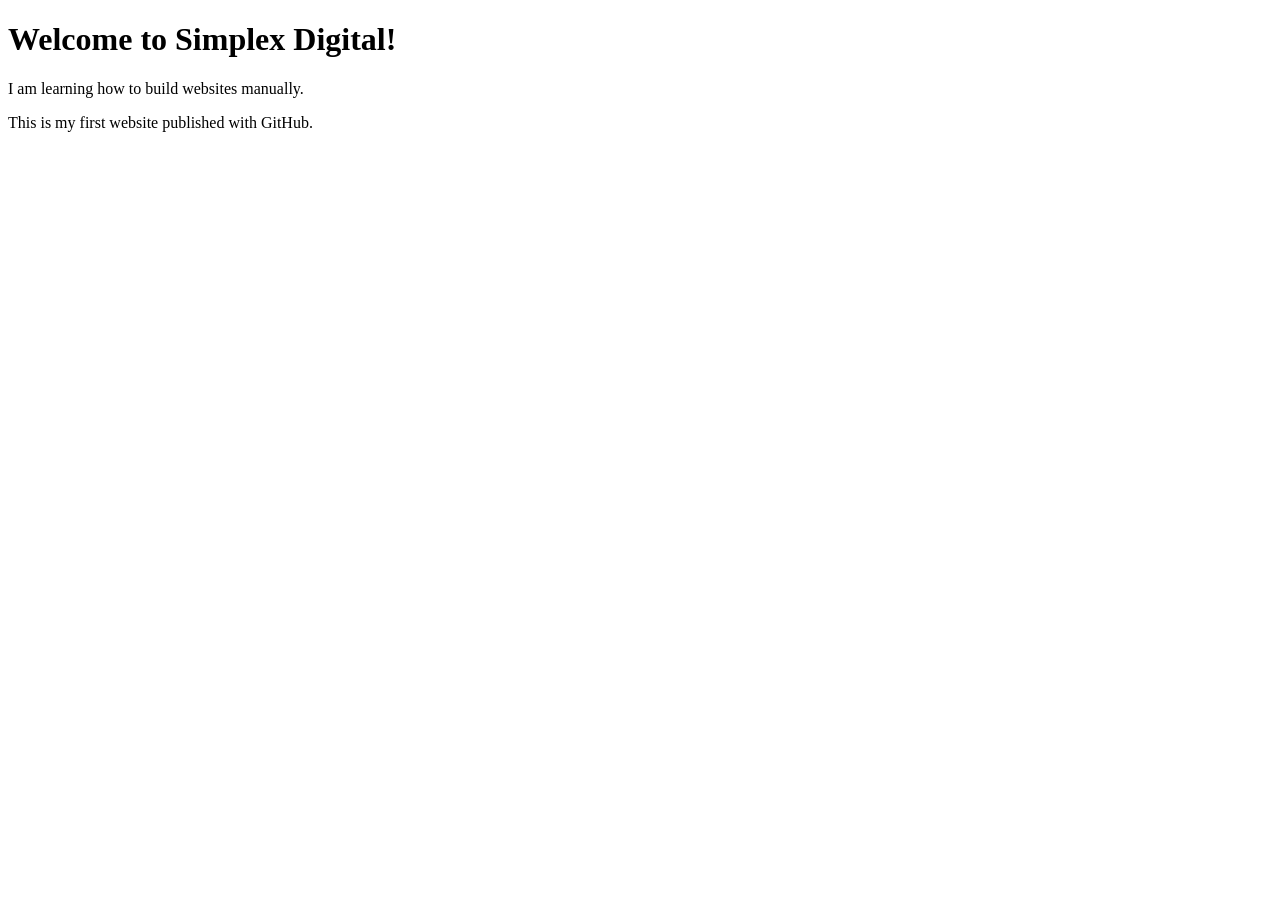
<file: Index.html>
<!DOCTYPE html>
<html lang="en">
<head>
  <meta charset="UTF-8">
  <meta name="viewport" content="width=device-width, initial-scale=1.0">
  <title>Simplex Digital</title>
</head>
<body>
  <h1>Welcome to Simplex Digital!</h1>

  <p>I am learning how to build websites manually.</p>

  <p>This is my first website published with GitHub.</p>
</body>
</html>
</file>
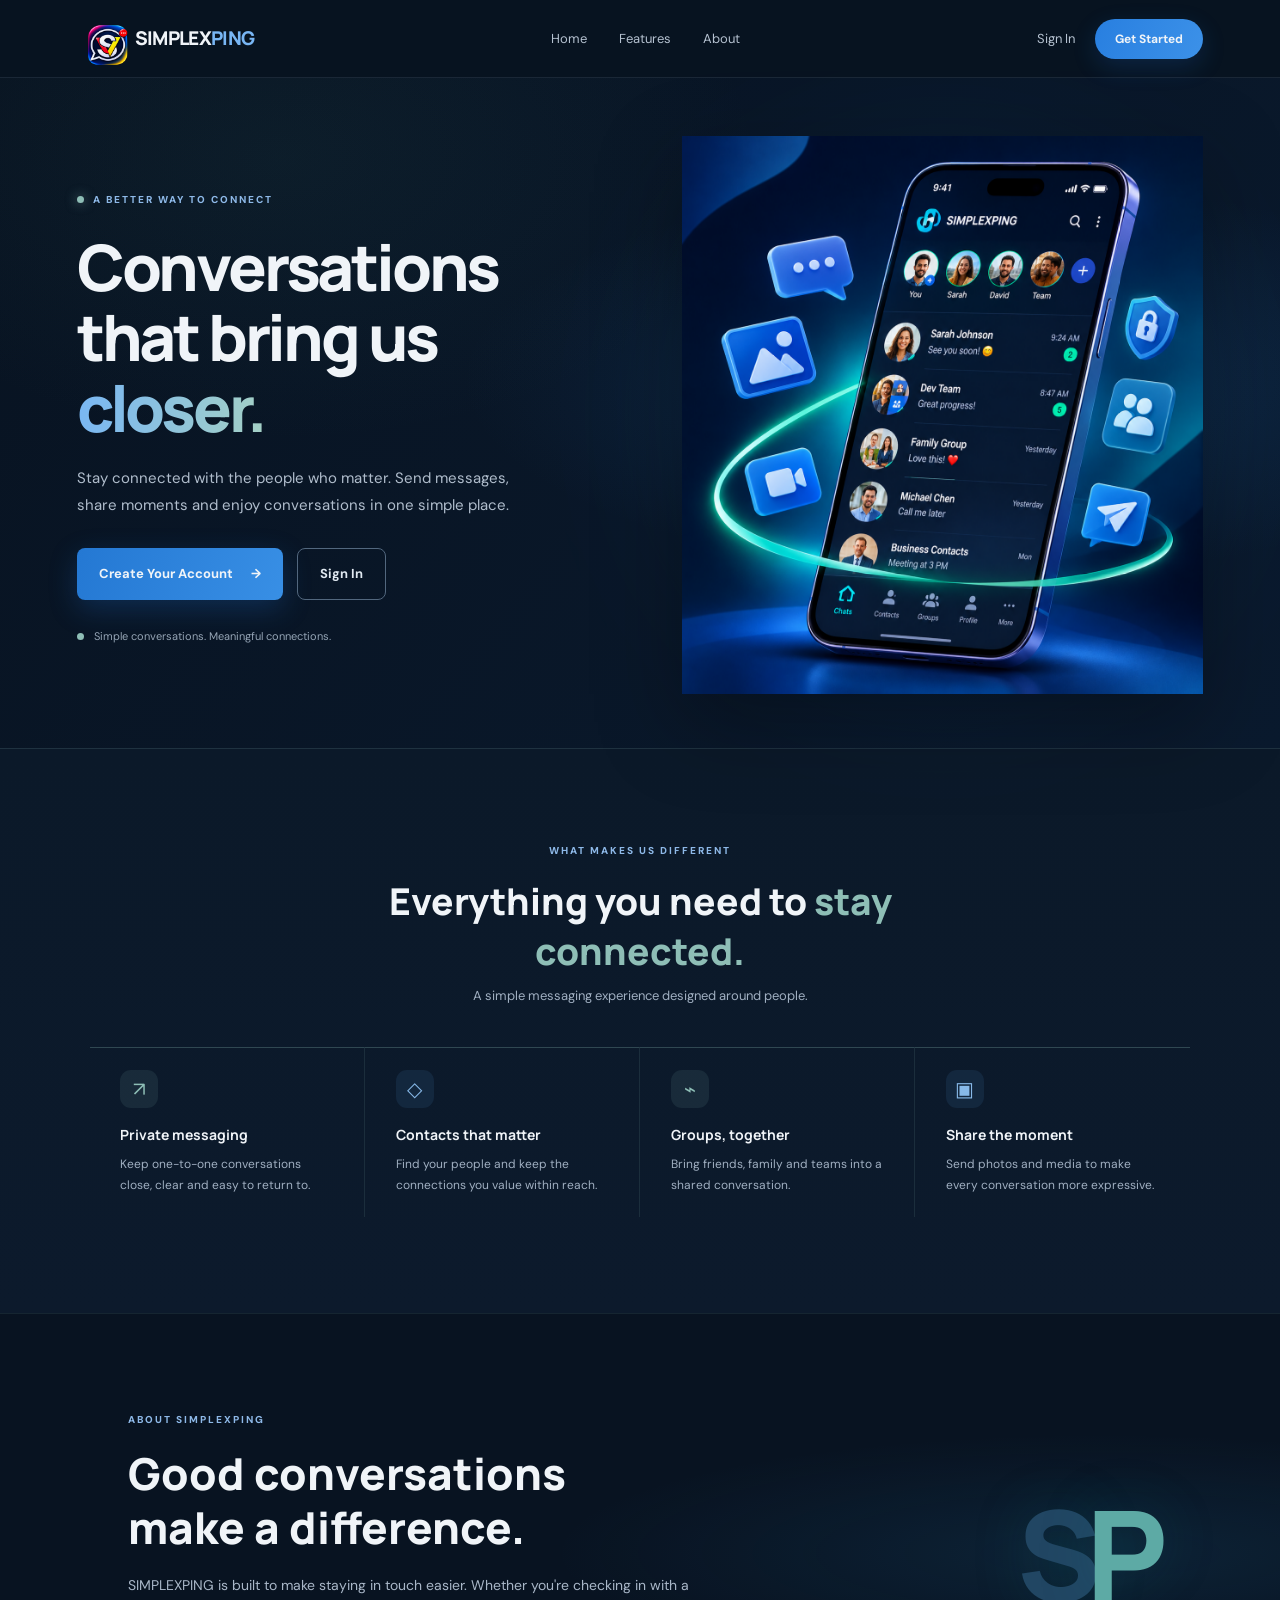
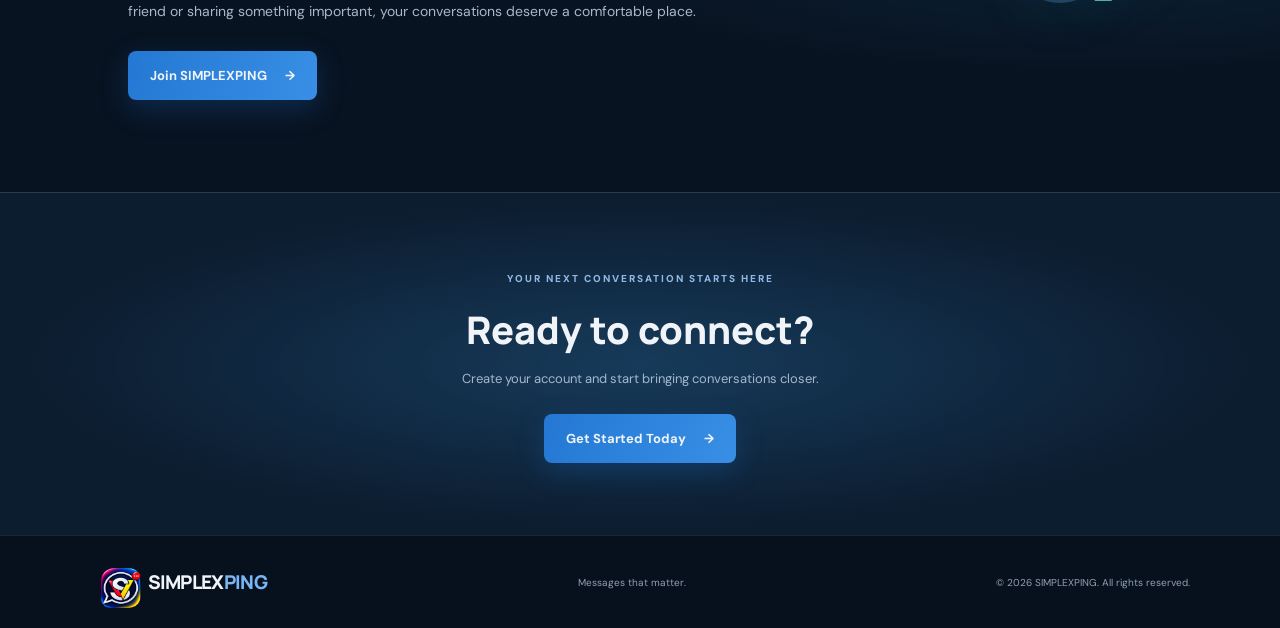
<file: index.html>
<!DOCTYPE html>
<html lang="en">
<head>
  <meta charset="UTF-8">
  <meta name="viewport" content="width=device-width, initial-scale=1.0">
  <meta name="description" content="SIMPLEXPING brings you closer to the people who matter through simple messaging.">
  <link rel="manifest" href="/Simplex-digital/manifest.webmanifest">
  <meta name="theme-color" content="#0B1424">
  <title>SIMPLEXPING — Messages That Matter</title>
  <link rel="stylesheet" href="landing.css">
  <link rel="preconnect" href="https://fonts.googleapis.com">
  <link href="https://fonts.googleapis.com/css2?family=DM+Sans:wght@400;500;600;700;800&family=Manrope:wght@400;500;600;700;800&display=swap" rel="stylesheet">
</head>
<body>

<header class="header">
  <a href="index.html" class="brand">
    <span class="brand-icon"><img class="brand-logo" src="images/icon-192.png" alt=""></span>
    <span>SIMPLEX<span class="blue-text">PING</span></span>
  </a>

  <nav class="nav">
    <a href="#home">Home</a>
    <a href="#features">Features</a>
    <a href="#about">About</a>
  </nav>

  <div class="header-actions">
    <a href="login.html" class="login-link">Sign In</a>
    <a href="register.html" class="small-cta">Get Started</a>
  </div>
</header>

<main>
  <section class="hero" id="home">
    <div class="hero-copy">
      <div class="eyebrow"><span></span> A BETTER WAY TO CONNECT</div>

      <h1>Conversations<br>
        that bring us <span>closer.</span>
      </h1>

      <p class="hero-description">
        Stay connected with the people who matter.
        Send messages, share moments and enjoy
        conversations in one simple place.
      </p>

      <div class="hero-actions">
        <a href="register.html" class="primary-btn">Create Your Account <span>→</span></a>
        <a href="login.html" class="secondary-btn">Sign In</a>
      </div>

      <div class="trust-line">
        <span class="trust-dot"></span>
        Simple conversations. Meaningful connections.
      </div>
    </div>

    <div class="hero-visual">
      <div class="glow"></div>
      <img class="hero-phone" src="images/landing-hero-phone.png" alt="SIMPLEXPING on a smartphone, with messaging, contacts, groups and media features">
    </div>
  </section>

  <section class="features" id="features">
    <div class="section-heading">
      <span class="eyebrow">WHAT MAKES US DIFFERENT</span>
      <h2>Everything you need to <span>stay connected.</span></h2>
      <p>A simple messaging experience designed around people.</p>
    </div>

    <div class="feature-grid">
      <article class="feature-card">
        <div class="feature-icon">↗</div>
        <h3>Private messaging</h3>
        <p>Keep one-to-one conversations close, clear and easy to return to.</p>
      </article>

      <article class="feature-card">
        <div class="feature-icon">◇</div>
        <h3>Contacts that matter</h3>
        <p>Find your people and keep the connections you value within reach.</p>
      </article>

      <article class="feature-card">
        <div class="feature-icon">⌁</div>
        <h3>Groups, together</h3>
        <p>Bring friends, family and teams into a shared conversation.</p>
      </article>

      <article class="feature-card">
        <div class="feature-icon">▣</div>
        <h3>Share the moment</h3>
        <p>Send photos and media to make every conversation more expressive.</p>
      </article>
    </div>
  </section>

  <section class="about" id="about">
    <div class="about-content">
      <span class="eyebrow">ABOUT SIMPLEXPING</span>
      <h2>Good conversations<br>make a difference.</h2>
      <p>
        SIMPLEXPING is built to make staying in touch easier.
        Whether you're checking in with a friend or sharing
        something important, your conversations deserve a
        comfortable place.
      </p>
      <a href="register.html" class="primary-btn">Join SIMPLEXPING <span>→</span></a>
    </div>
    <div class="about-symbol">S<span>P</span></div>
  </section>

  <section class="final-cta">
    <span class="eyebrow">YOUR NEXT CONVERSATION STARTS HERE</span>
    <h2>Ready to connect?</h2>
    <p>Create your account and start bringing conversations closer.</p>
    <a href="register.html" class="primary-btn">Get Started Today <span>→</span></a>
  </section>
</main>

<footer class="footer">
  <a href="#home" class="brand">
    <span class="brand-icon"><img class="brand-logo" src="images/icon-192.png" alt=""></span>
    <span>SIMPLEX<span class="blue-text">PING</span></span>
  </a>
  <p>Messages that matter.</p>
  <small>© 2026 SIMPLEXPING. All rights reserved.</small>
</footer>

</body>
          </html>
</file>
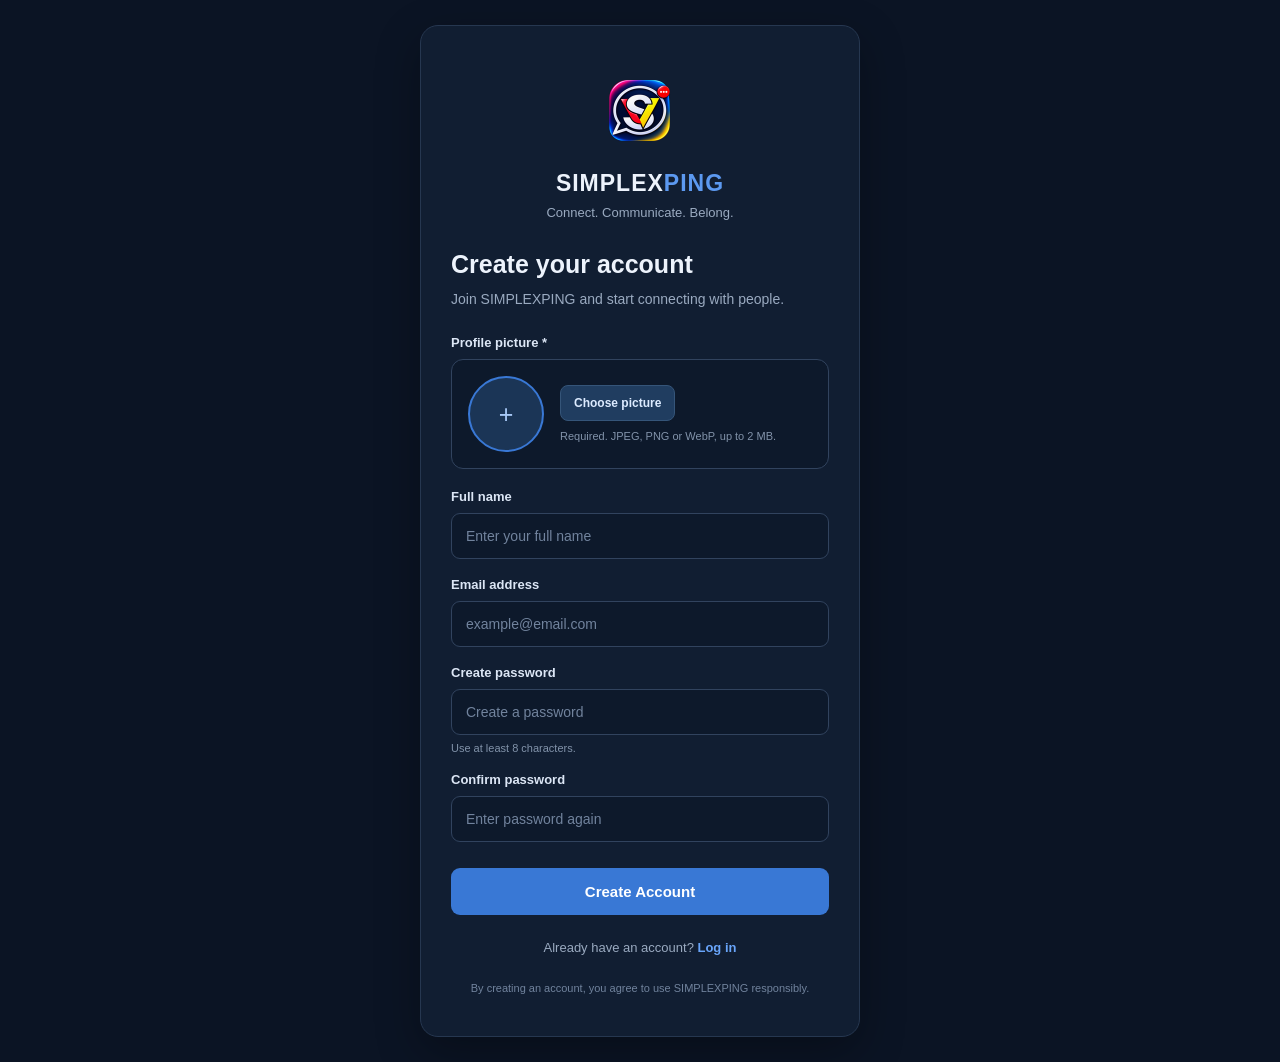
<file: register.html>
<!DOCTYPE html>
<html lang="en">
<head>
<meta charset="UTF-8">
<meta name="viewport" content="width=device-width, initial-scale=1.0">
<link rel="manifest" href="/Simplex-digital/manifest.webmanifest">
<meta name="theme-color" content="#0B1424">
<title>Create Account | SIMPLEXPING</title>

<style>
* {
  margin: 0;
  padding: 0;
  box-sizing: border-box;
  font-family: Arial, sans-serif;
}

body {
  min-height: 100vh;
  background: #0B1424;
  color: #EDF3FC;
  display: flex;
  align-items: center;
  justify-content: center;
  padding: 25px 15px;
}

.container {
  width: 100%;
  max-width: 440px;
  background: #111E32;
  padding: 38px 30px;
  border: 1px solid #263750;
  border-radius: 18px;
  box-shadow: 0 15px 45px rgba(0,0,0,.3);
}

.logo {
  text-align: center;
  margin-bottom: 30px;
}

.logo-mark {
  width: 96px;
  height: 96px;
  margin: 0 auto 10px;
  display: flex;
  align-items: center;
  justify-content: center;
  background: transparent;
}

.logo-mark .brand-logo {
  display: block;
  width: 96px;
  height: 96px;
  object-fit: contain;
}

.logo h2 {
  font-size: 23px;
  letter-spacing: 1px;
}

.logo h2 span {
  color: #5C99F0;
}

.logo p {
  color: #9AAAC0;
  font-size: 13px;
  margin-top: 8px;
}

h1 {
  font-size: 25px;
  margin-bottom: 9px;
}

.subtitle {
  color: #9AAAC0;
  font-size: 14px;
  line-height: 1.6;
  margin-bottom: 25px;
}

.form-group {
  margin-bottom: 18px;
}

label {
  display: block;
  margin-bottom: 9px;
  font-size: 13px;
  font-weight: bold;
  color: #DCE6F5;
}

input {
  width: 100%;
  padding: 14px;
  border: 1px solid #31435E;
  border-radius: 9px;
  outline: none;
  background: #0D192B;
  color: white;
  font-size: 14px;
}

input:focus {
  border-color: #3978D5;
  box-shadow: 0 0 0 3px rgba(57,120,213,.12);
}

input::placeholder {
  color: #71839D;
}

.picture-group {
  margin-bottom: 20px;
}

.picture-upload {
  display: flex;
  align-items: center;
  gap: 16px;
  padding: 16px;
  border: 1px solid #31435E;
  border-radius: 12px;
  background: #0D192B;
}

.picture-preview {
  width: 76px;
  height: 76px;
  flex: 0 0 76px;
  display: grid;
  place-items: center;
  overflow: hidden;
  border: 2px solid #3978D5;
  border-radius: 50%;
  background: #1B3556;
  color: #A8C9F7;
  font-size: 25px;
}

.picture-preview img {
  width: 100%;
  height: 100%;
  object-fit: cover;
}

.picture-details {
  min-width: 0;
}

.picture-button {
  padding: 10px 13px;
  border: 1px solid #355579;
  border-radius: 8px;
  background: #203D60;
  color: #DCEBFF;
  font-size: 12px;
  font-weight: bold;
  cursor: pointer;
}

.picture-button:hover {
  background: #315782;
}

.picture-help {
  margin-top: 7px;
  color: #8293AA;
  font-size: 11px;
  line-height: 1.5;
}

#pictureInput {
  position: absolute;
  width: 1px;
  height: 1px;
  overflow: hidden;
  clip: rect(0, 0, 0, 0);
  white-space: nowrap;
  clip-path: inset(50%);
}

.submit-spinner {
  display: inline-block;
  width: 14px;
  height: 14px;
  margin-right: 8px;
  vertical-align: -2px;
  border: 2px solid rgba(255, 255, 255, .45);
  border-top-color: white;
  border-radius: 50%;
  animation: spin .7s linear infinite;
}

.submit-spinner[hidden] {
  display: none;
}

@keyframes spin {
  to { transform: rotate(360deg); }
}

.password-note {
  font-size: 11px;
  color: #8293AA;
  margin-top: 7px;
}

.submit-btn {
  width: 100%;
  padding: 15px;
  background: #3978D5;
  border: none;
  border-radius: 9px;
  color: white;
  font-size: 15px;
  font-weight: bold;
  cursor: pointer;
  margin-top: 8px;
}

.submit-btn:hover {
  background: #2B65B9;
}

.submit-btn:disabled {
  opacity: .65;
  cursor: not-allowed;
}

.message {
  display: none;
  padding: 12px;
  border-radius: 8px;
  margin-bottom: 17px;
  font-size: 13px;
  line-height: 1.6;
  overflow-wrap: anywhere;
}

.message.error {
  display: block;
  background: #48232B;
  color: #FFB9C3;
}

.message.success {
  display: block;
  background: #173E3A;
  color: #A2E8D1;
}

.login-link {
  text-align: center;
  margin-top: 25px;
  font-size: 13px;
  color: #9AAAC0;
}

.login-link a {
  color: #69A5FA;
  text-decoration: none;
  font-weight: bold;
}

.login-link a:hover {
  text-decoration: underline;
}

.terms {
  text-align: center;
  color: #71839D;
  font-size: 11px;
  margin-top: 25px;
  line-height: 1.6;
}

@media(max-width: 400px) {
  .container {
    padding: 30px 20px;
  }
}
</style>
</head>

<body>

<div class="container">

  <div class="logo">
    <div class="logo-mark"><img class="brand-logo" src="images/icon-192.png" alt="SIMPLEXPING"></div>
    <h2>SIMPLEX<span>PING</span></h2>
    <p>Connect. Communicate. Belong.</p>
  </div>

  <h1>Create your account</h1>
  <p class="subtitle">
    Join SIMPLEXPING and start connecting with people.
  </p>

  <div id="message" class="message" role="alert"></div>

  <form id="registerForm">

    <div class="picture-group">
      <label for="pictureInput">Profile picture <span aria-hidden="true">*</span></label>
      <div class="picture-upload">
        <div class="picture-preview" id="picturePreview" aria-label="Profile picture preview">
          <span id="picturePlaceholder" aria-hidden="true">+</span>
          <img id="picturePreviewImage" alt="Selected profile picture preview" hidden>
        </div>
        <div class="picture-details">
          <button type="button" class="picture-button" id="choosePictureBtn">
            Choose picture
          </button>
          <p class="picture-help" id="pictureHelp">
            Required. JPEG, PNG or WebP, up to 2 MB.
          </p>
        </div>
      </div>
      <input type="file" id="pictureInput"
        accept="image/jpeg,image/png,image/webp"
        aria-describedby="pictureHelp">
    </div>

    <div class="form-group">
      <label for="fullName">Full name</label>
      <input type="text" id="fullName"
        placeholder="Enter your full name"
        autocomplete="name" required maxlength="80">
    </div>

    <div class="form-group">
      <label for="email">Email address</label>
      <input type="email" id="email"
        placeholder="example@email.com"
        autocomplete="email" required>
    </div>

    <div class="form-group">
      <label for="password">Create password</label>
      <input type="password" id="password"
        placeholder="Create a password"
        autocomplete="new-password"
        minlength="8" required>
      <p class="password-note">
        Use at least 8 characters.
      </p>
    </div>

    <div class="form-group">
      <label for="confirmPassword">Confirm password</label>
      <input type="password" id="confirmPassword"
        placeholder="Enter password again"
        autocomplete="new-password" required>
    </div>

    <button type="submit" class="submit-btn" id="submitBtn">
      <span class="submit-spinner" id="submitSpinner" aria-hidden="true" hidden></span>
      <span id="submitLabel">
      Create Account
      </span>
    </button>

  </form>

  <div class="login-link">
    Already have an account?
    <a href="login.html">Log in</a>
  </div>

  <div class="terms">
    By creating an account, you agree to use SIMPLEXPING responsibly.
  </div>

</div>

<script type="module">

const form = document.getElementById("registerForm");
const message = document.getElementById("message");
const submitBtn = document.getElementById("submitBtn");
const submitLabel = document.getElementById("submitLabel");
const submitSpinner = document.getElementById("submitSpinner");
const pictureInput = document.getElementById("pictureInput");
const choosePictureBtn = document.getElementById("choosePictureBtn");
const picturePreviewImage = document.getElementById("picturePreviewImage");
const picturePlaceholder = document.getElementById("picturePlaceholder");

const CLOUD_NAME = "ewzaj6yw";
const UPLOAD_PRESET = "simplexping_profiles";
const MAX_FILE_SIZE = 2 * 1024 * 1024;
const ALLOWED_IMAGE_TYPES = [
  "image/jpeg",
  "image/png",
  "image/webp"
];

let selectedPicture = null;
let previewObjectURL = null;
let submitting = false;

function showMessage(text, type) {
  message.textContent = text;
  message.className = "message " + type;
}

function showError(error, stage) {
  console.error("SIMPLEXPING registration error:", error);

  const code = error?.code || "unknown-error";
  const details = error?.message || String(error);

  showMessage(
    "Registration failed during: " + stage +
    "\nError code: " + code +
    "\nDetails: " + details,
    "error"
  );
}

function showPicturePreview(file) {
  selectedPicture = file;

  if (previewObjectURL) {
    URL.revokeObjectURL(previewObjectURL);
  }

  previewObjectURL = URL.createObjectURL(file);
  picturePreviewImage.src = previewObjectURL;
  picturePreviewImage.hidden = false;
  picturePlaceholder.hidden = true;
  choosePictureBtn.textContent = "Change picture";
}

pictureInput.addEventListener("change", () => {
  const file = pictureInput.files?.[0];
  if (!file) return;

  if (!ALLOWED_IMAGE_TYPES.includes(file.type)) {
    showMessage("Choose a JPEG, PNG, or WebP image.", "error");
    pictureInput.value = "";
    return;
  }

  if (file.size === 0 || file.size > MAX_FILE_SIZE) {
    showMessage(
      file.size === 0
        ? "The selected picture is empty. Choose another image."
        : "Your picture is larger than 2 MB. Choose a smaller image.",
      "error"
    );
    pictureInput.value = "";
    return;
  }

  showPicturePreview(file);
  showMessage("Picture selected. You can change it before creating your account.", "success");
});

choosePictureBtn.addEventListener("click", () => {
  if (!submitting) pictureInput.click();
});

async function uploadPicture(file) {
  const formData = new FormData();
  formData.append("file", file);
  formData.append("upload_preset", UPLOAD_PRESET);

  let response;

  try {
    response = await fetch(
      `https://api.cloudinary.com/v1_1/${CLOUD_NAME}/image/upload`,
      { method: "POST", body: formData }
    );
  } catch {
    throw new Error("Could not connect to Cloudinary. Check your connection and try again.");
  }

  let result;

  try {
    result = await response.json();
  } catch {
    throw new Error("Cloudinary returned an invalid response. Please try again.");
  }

  if (!response.ok || !result.secure_url) {
    throw new Error(
      result.error?.message || "Cloudinary could not upload your picture. Please try again."
    );
  }

  return result.secure_url;
}

function setSubmitting(isSubmitting, label = "Create Account") {
  submitting = isSubmitting;
  submitBtn.disabled = isSubmitting;
  choosePictureBtn.disabled = isSubmitting;
  pictureInput.disabled = isSubmitting;
  submitSpinner.hidden = !isSubmitting;
  submitLabel.textContent = label;
}

form.addEventListener("submit", async (event) => {
  event.preventDefault();

  if (submitting) return;

  if (!selectedPicture) {
    showMessage("Please choose a profile picture before creating your account.", "error");
    choosePictureBtn.focus();
    return;
  }

  const fullName = document.getElementById("fullName").value.trim();
  const email = document.getElementById("email").value.trim();
  const password = document.getElementById("password").value;
  const confirmPassword = document.getElementById("confirmPassword").value;

  if (fullName.length < 2) {
    showMessage("Please enter your full name.", "error");
    return;
  }

  if (password.length < 8) {
    showMessage("Your password must contain at least 8 characters.", "error");
    return;
  }

  if (password !== confirmPassword) {
    showMessage("Your passwords do not match.", "error");
    return;
  }

  setSubmitting(true, "Uploading picture...");

  let stage = "Uploading profile picture";

  try {

    const photoURL = await uploadPicture(selectedPicture);

    setSubmitting(true, "Creating account...");

    // Load Firebase modules and configuration.
    const firebase = await import("./firebase.js");

    const auth = firebase.auth;
    const db = firebase.db;

    const authFunctions = await import(
      "https://www.gstatic.com/firebasejs/12.4.0/firebase-auth.js"
    );

    const firestoreFunctions = await import(
      "https://www.gstatic.com/firebasejs/12.4.0/firebase-firestore.js"
    );

    if (!auth || !db) {
      throw new Error("Firebase Auth or Firestore was not initialized.");
    }

    stage = "Creating Firebase Authentication account";

    const credential = await authFunctions.createUserWithEmailAndPassword(
      auth,
      email,
      password
    );

    const user = credential.user;

    stage = "Saving user name and profile picture";

    await authFunctions.updateProfile(user, {
      displayName: fullName,
      photoURL: photoURL
    });

    stage = "Saving user profile in Firestore";

    await firestoreFunctions.setDoc(
      firestoreFunctions.doc(db, "users", user.uid),
      {
        uid: user.uid,
        fullName: fullName,
        email: user.email,
        photoURL: photoURL,
        status: "offline",
        createdAt: firestoreFunctions.serverTimestamp()
      }
    );

    showMessage(
      "Account created successfully! Taking you to login...",
      "success"
    );

    form.reset();
    selectedPicture = null;

    setTimeout(() => {
      window.location.href = "login.html?registered=1";
    }, 1800);

  } catch (error) {

    showError(error, stage);

  } finally {
    setSubmitting(false);

  }
});

</script>

</body>
</html>
</file>
<file: landing.css>
:root {
  --bg: #081321;
  --surface: #0e1b2d;
  --surface2: #14263d;
  --blue: #287fe0;
  --blue-light: #78b6f4;
  --mint: #8ebeb6;
  --white: #f0f4f8;
  --muted: #a0afc1;
  --line: #293d55;
}

* {
  margin: 0;
  padding: 0;
  box-sizing: border-box;
}

html {
  scroll-behavior: smooth;
}

body {
  font-family: "DM Sans", sans-serif;
  background: var(--bg);
  color: var(--white);
  overflow-x: hidden;
  line-height: 1.5;
}

a {
  color: inherit;
  text-decoration: none;
}

.header {
  height: 78px;
  padding: 0 clamp(22px, 6vw, 88px);
  display: flex;
  align-items: center;
  justify-content: space-between;
  border-bottom: 1px solid rgba(163, 187, 211, .12);
  background: rgba(8, 19, 33, .95);
  position: sticky;
  top: 0;
  z-index: 5;
}

.brand {
  display: flex;
  align-items: center;
  gap: 10px;
  font-family: Manrope, sans-serif;
  font-size: 19px;
  font-weight: 800;
  letter-spacing: -.7px;
}

.brand-icon {
  width: 48px;
  height: 48px;
  flex: 0 0 48px;
  display: grid;
  place-items: center;
}

.brand-icon .brand-logo {
  width: 62px;
  height: 62px;
  display: block;
  object-fit: contain;
}

.blue-text {
  color: var(--blue-light);
}

.nav {
  display: flex;
  align-items: center;
  gap: 32px;
}

.nav a, .login-link {
  color: #b5c2d0;
  font-size: 13px;
  transition: color .2s;
}

.nav a:hover, .login-link:hover {
  color: white;
}

.header-actions {
  display: flex;
  align-items: center;
  gap: 20px;
}

.small-cta {
  padding: 11px 20px;
  border-radius: 30px;
  background: linear-gradient(110deg, #287fe0, #3c91e8);
  font-size: 12px;
  font-weight: 700;
  box-shadow: 0 8px 24px rgba(30, 115, 207, .2);
  transition: .2s;
}

.small-cta:hover, .primary-btn:hover {
  background: #3298ff;
  transform: translateY(-2px);
}

/* HERO */

.hero {
  min-height: 650px;
  padding: 58px clamp(22px, 6vw, 88px) 54px;
  display: grid;
  grid-template-columns: minmax(0, 1fr) minmax(0, .94fr);
  align-items: center;
  gap: clamp(24px, 4vw, 60px);
  position: relative;
  background:
    radial-gradient(ellipse at 78% 45%, rgba(32, 99, 164, .22), transparent 38%),
    radial-gradient(ellipse at 22% 12%, rgba(55, 119, 111, .09), transparent 34%),
    linear-gradient(130deg, #081321, #0a1a2e);
}

.hero-copy {
  max-width: 620px;
  position: relative;
  z-index: 2;
}

.eyebrow {
  display: inline-flex;
  align-items: center;
  gap: 9px;
  color: #8eb9e8;
  font-size: 10px;
  font-weight: 800;
  letter-spacing: 2px;
}

.eyebrow span {
  width: 7px;
  height: 7px;
  border-radius: 50%;
  background: var(--mint);
  box-shadow: 0 0 12px rgba(142, 190, 182, .65);
}

.hero h1 {
  font: 800 clamp(42px, 5vw, 68px)/1.1 Manrope, sans-serif;
  letter-spacing: -3.2px;
  margin: 22px 0;
}

.hero h1 span {
  background: linear-gradient(95deg, #78b6f4, #a4d0c5);
  background-clip: text;
  -webkit-background-clip: text;
  color: transparent;
  -webkit-text-fill-color: transparent;
}

.hero-description {
  color: #b0bdcc;
  font-size: 15px;
  line-height: 1.8;
  max-width: 465px;
}

.hero-actions {
  display: flex;
  flex-wrap: wrap;
  gap: 14px;
  margin-top: 29px;
}

.primary-btn, .secondary-btn {
  display: inline-flex;
  align-items: center;
  justify-content: center;
  gap: 18px;
  padding: 15px 22px;
  border-radius: 8px;
  font-size: 13px;
  font-weight: 700;
  transition: .2s;
}

.primary-btn {
  background: linear-gradient(110deg, #2478d3, #388fe5);
  box-shadow: 0 9px 28px rgba(28, 109, 198, .27);
}

.secondary-btn {
  border: 1px solid #52677e;
  color: #e1e9f1;
}

.secondary-btn:hover {
  background: #14283e;
  border-color: #7893aa;
}

.trust-line {
  margin-top: 28px;
  color: #94a4b5;
  font-size: 11px;
}

.trust-dot {
  display: inline-block;
  width: 7px;
  height: 7px;
  background: var(--mint);
  border-radius: 50%;
  margin-right: 7px;
}

/* HERO IMAGE */

.hero-visual {
  min-height: 540px;
  min-width: 0;
  display: flex;
  justify-content: center;
  align-items: center;
  position: relative;
  isolation: isolate;
  overflow: visible;
}

.glow {
  position: absolute;
  width: min(85%, 440px);
  aspect-ratio: 1;
  background: #147fe5;
  opacity: .15;
  filter: blur(105px);
  border-radius: 50%;
  z-index: -1;
}

.hero-phone {
  display: block;
  position: relative;
  z-index: 1;
  width: auto;
  height: auto;
  max-width: min(100%, 590px);
  max-height: min(76vh, 650px);
  object-fit: contain;
  filter: drop-shadow(0 28px 42px rgba(0, 0, 0, .32));
  animation: float 7s ease-in-out infinite;
  will-change: transform;
}

@keyframes float {
  0%, 100% { transform: translateY(0); }
  50% { transform: translateY(-10px); }
}

/* FEATURES */

.features {
  padding: 88px clamp(22px, 7vw, 100px) 96px;
  background: linear-gradient(180deg, #0b1929, #0c1a2c);
  border-top: 1px solid rgba(142, 190, 182, .15);
}

.section-heading {
  max-width: 700px;
  text-align: center;
  margin: 0 auto 42px;
}

.section-heading h2 {
  font: 800 clamp(25px, 3.5vw, 37px) Manrope;
  margin: 15px 0 10px;
}

.section-heading h2 span {
  color: var(--mint);
}

.section-heading p {
  color: var(--muted);
  font-size: 13px;
}

.feature-grid {
  display: grid;
  grid-template-columns: repeat(4, 1fr);
  gap: 0;
  max-width: 1240px;
  margin: 0 auto;
}

.feature-card {
  padding: 22px clamp(16px, 2.4vw, 34px);
  border-top: 1px solid rgba(142, 190, 182, .28);
  border-right: 1px solid rgba(142, 190, 182, .12);
  background: transparent;
  transition: background .25s, border-color .25s;
}

.feature-card:last-child {
  border-right: 0;
}

.feature-card:hover {
  background: linear-gradient(180deg, rgba(142, 190, 182, .06), transparent);
  border-top-color: var(--mint);
}

.feature-icon {
  width: 38px;
  height: 38px;
  display: grid;
  place-items: center;
  border-radius: 11px;
  background: rgba(142, 190, 182, .1);
  color: var(--mint);
  font-size: 20px;
  margin-bottom: 17px;
}

.feature-card:nth-child(even) .feature-icon {
  background: rgba(69, 135, 192, .13);
  color: #87b9e8;
}

.feature-card h3 {
  font: 700 14px Manrope;
  margin-bottom: 10px;
}

.feature-card p {
  color: #a0afc1;
  font-size: 12px;
  line-height: 1.7;
}

/* ABOUT */

.about {
  padding: 92px clamp(24px, 10vw, 150px);
  display: flex;
  align-items: center;
  justify-content: space-between;
  gap: 40px;
  background:
    radial-gradient(ellipse at 86% 50%, rgba(35, 108, 157, .17), transparent 35%),
    #081321;
  border-top: 1px solid rgba(142, 190, 182, .1);
}

.about-content {
  max-width: 570px;
}

.about h2 {
  font: 800 clamp(30px, 4vw, 44px)/1.22 Manrope;
  margin: 17px 0;
}

.about p {
  color: #a9b7c8;
  font-size: 14px;
  line-height: 1.9;
  margin-bottom: 26px;
}

.about-symbol {
  font: 800 125px Manrope;
  color: #214663;
  letter-spacing: -15px;
  text-shadow: 0 0 55px rgba(20, 124, 126, .22);
}

.about-symbol span {
  color: #5daaa5;
}

/* FINAL CTA */

.final-cta {
  text-align: center;
  padding: 72px 20px;
  background:
    radial-gradient(ellipse at center, rgba(34, 91, 137, .55) 0%, #0c1d30 67%);
  border-top: 1px solid rgba(142, 190, 182, .2);
}

.final-cta h2 {
  font: 800 clamp(30px, 4vw, 38px) Manrope;
  margin: 14px 0;
}

.final-cta p {
  color: #a6b7cd;
  font-size: 13px;
  margin-bottom: 25px;
}

/* FOOTER */

.footer {
  padding: 22px clamp(22px, 7vw, 100px);
  display: flex;
  align-items: center;
  justify-content: space-between;
  gap: 15px;
  border-top: 1px solid rgba(142, 190, 182, .12);
  background: #07111e;
}

.footer p, .footer small {
  color: #91a0b1;
  font-size: 10px;
}

/* RESPONSIVE */

@media (max-width: 900px) {
  .hero {
    grid-template-columns: minmax(0, 1fr) minmax(0, .9fr);
    padding-left: 5%;
    padding-right: 5%;
  }

  .feature-grid {
    grid-template-columns: repeat(2, 1fr);
  }

  .nav {
    gap: 18px;
  }

  .hero-visual {
    min-height: 480px;
  }

  .hero-phone {
    max-height: 64vh;
  }
}

@media (max-width: 650px) {
  .header {
    height: 70px;
    padding: 0 5%;
  }

  .brand {
    font-size: 15px;
  }

  .brand-icon {
    width: 46px;
    height: 46px;
    flex-basis: 46px;
  }

  .brand-icon .brand-logo {
    width: 58px;
    height: 58px;
  }

  .nav {
    display: none;
  }

  .header-actions {
    gap: 13px;
  }

  .login-link {
    font-size: 11px;
  }

  .small-cta {
    padding: 10px 13px;
    font-size: 10px;
  }

  .hero {
    grid-template-columns: 1fr;
    text-align: center;
    padding: 54px 6% 34px;
    gap: 0;
  }

  .hero-copy {
    margin: auto;
  }

  .hero h1 {
    font-size: clamp(38px, 9.5vw, 54px);
    letter-spacing: -2px;
  }

  .hero-description {
    margin: auto;
    font-size: 14px;
  }

  .hero-actions {
    justify-content: center;
    margin-top: 22px;
  }

  .primary-btn, .secondary-btn {
    padding: 14px 18px;
    font-size: 12px;
  }

  .trust-line {
    margin-top: 19px;
    font-size: 10px;
  }

  .hero-visual {
    min-height: 0;
    margin: 22px auto 0;
    width: min(100%, 460px);
  }

  .hero-phone {
    width: 100%;
    max-width: 460px;
    max-height: none;
  }

  .features {
    padding: 64px 6%;
  }

  .feature-grid {
    grid-template-columns: repeat(2, minmax(0, 1fr));
  }

  .feature-card {
    padding: 17px 12px;
  }

  .feature-card h3 {
    font-size: 13px;
  }

  .feature-card p {
    font-size: 11px;
  }

  .about {
    padding: 70px 7%;
  }

  .about-symbol {
    display: none;
  }

  .final-cta h2 {
    font-size: 29px;
  }

  .footer {
    flex-direction: column;
    text-align: center;
    padding: 24px 15px;
  }
}

@media (max-width: 370px) {
  .feature-grid {
    grid-template-columns: 1fr;
  }

  .feature-card {
    border-right: 0;
  }
}

@media (prefers-reduced-motion: reduce) {
  *, *::before, *::after {
    scroll-behavior: auto !important;
    animation-duration: .01ms !important;
    animation-iteration-count: 1 !important;
    transition-duration: .01ms !important;
  }
}
</file>
